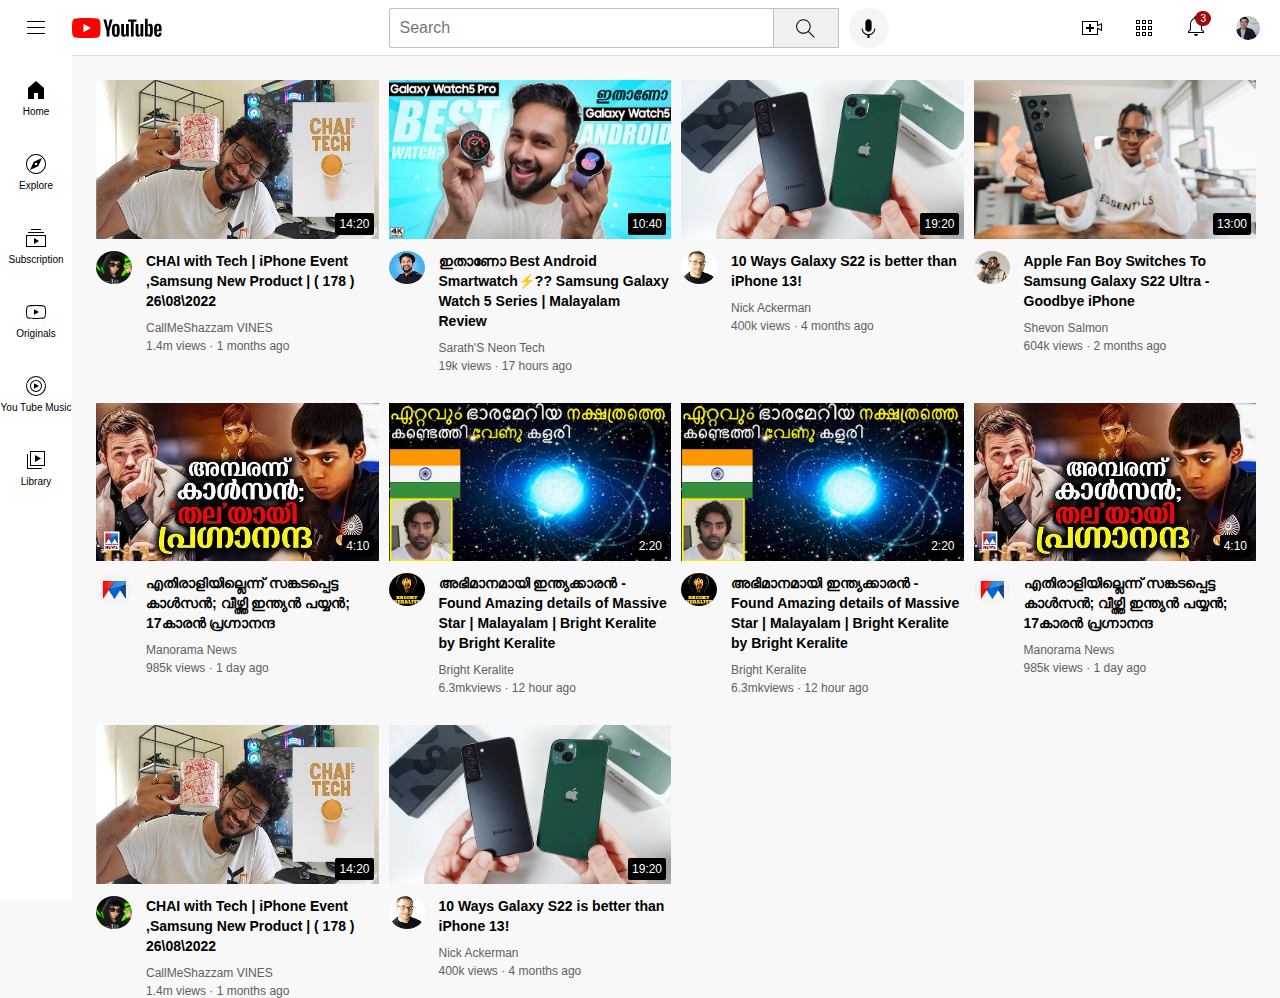
<file: index.html>
<!DOCTYPE html>
<html>

<head>
    <meta charset="utf-8">
    <meta http-equiv="X-UA-Compatible" content="IE=edge">
    <title>Youtube</title>


    <meta name="description" content="">
    <meta name="viewport" content="width=device-width, initial-scale=1">
    <link rel="stylesheet" href="yt.css">
</head>

<body>
    <div class="header">
        <div class="left-section">
            <img class="menu" src="images/menu.svg" alt="">
            <img class="logo" src="images/youtube-logo.svg" alt="">


        </div>
        <div class="middle-section">
            <input class="search-bar" type="text" placeholder="Search">
            <button class="search-button"><img class="search-icon" src="images/search.svg">
                <div class="tooltip">Search</div>
            </button>

            <button class="voice-butt"><img class="voice-ico" src="images/voice-search-icon.svg">
                <div class="tooltip">voice</div>
            </button>

        </div>
        <div class="right-section">
            <img class="upload-ico" src="images/upload.svg">

            <img class="apps-ico" src="images/youtube-apps.svg">
            <div class="notif">
                <img class="not-ico" src="images/notifications.svg">
                <div class="notif-count">3</div>
            </div>
            <img class="prof-pic" src="images/my-channel.jpeg">
        </div>
    </div>


    <div class="sidebar">
        <div class="sidebar-link">
            <img src="images/home.svg">
            <div>Home</div>
        </div>
        <div class="sidebar-link">
            <img src="images/explore.svg">
            <div>Explore</div>
        </div>
        <div class="sidebar-link">
            <img src="images/subscriptions.svg">
            <div>Subscription</div>

        </div>
        <div class="sidebar-link">
            <img src="images/originals.svg">
            <div>Originals</div>
        </div>
        <div class="sidebar-link">
            <img src="images/youtube-music.svg">
            <div>You Tube Music</div>
        </div>
        <div class="sidebar-link">
            <img src="images/library.svg">
            <div>Library</div>
        </div>
    </div>






    <!-- video blocks -->
    <div class="video-grid">
        <div class="vid-prew">

            <div class="alls">
                <img class="thumbnail" src="images/onee.jpg">
                <div class="vid-time">14:20</div>
            </div>


            <div class="vid-info-grid">
                <div class="channel-pic">
                    <img class="prof" src="images/prof1.JPG">
                </div>

                <div class="details">

                    <p class="vid-title">CHAI with Tech | iPhone Event ,Samsung New Product | ( 178 ) 26\08\2022</p>
                    <p class="vid-author"> CallMeShazzam VINES</p>
                    <p class="vid-stats">1.4m views &#183; 1 months ago</p>

                </div>


            </div>


        </div>

        <div class="vid-prew">

            <div class="alls">
                <img class="thumbnail" src="images/one.jpg">
                <div class="vid-time">10:40</div>
            </div>


            <div class="vid-info-grid">
                <div class="channel-pic">
                    <img class="prof" src="images/prof.jpg">
                </div>
                <div class="details">

                    <p class="vid-title">ഇതാണോ Best Android Smartwatch⚡️?? Samsung Galaxy Watch 5 Series | Malayalam
                        Review</p>
                    <p class="vid-author"> Sarath'S Neon Tech</p>
                    <p class="vid-stats">19k views &#183; 17 hours ago</p>

                </div>

            </div>


        </div>

        <div class="vid-prew">

            <div class="alls">
                <img class="thumbnail" src="images/two.jpg">
                <div class="vid-time">19:20</div>
            </div>


            <div class="vid-info-grid">
                <div class="channel-pic">
                    <img class="prof" src="images/prof2.JPG">
                </div>
                <div class="details">

                    <p class="vid-title">10 Ways Galaxy S22 is better than iPhone 13!</p>
                    <p class="vid-author"> Nick Ackerman</p>
                    <p class="vid-stats">400k views &#183; 4 months ago</p>

                </div>

            </div>




        </div>


        <div class="vid-prew">

            <div class="alls">
                <img class="thumbnail" src="images/three.jpg">
                <div class="vid-time">13:00</div>
            </div>


            <div class="vid-info-grid">
                <div class="channel-pic">
                    <img class="prof" src="images/prof3.jpg">
                </div>
                <div class="details">

                    <p class="vid-title">Apple Fan Boy Switches To Samsung Galaxy S22 Ultra - Goodbye iPhone</p>
                    <p class="vid-author"> Shevon Salmon</p>
                    <p class="vid-stats">604k views &#183; 2 months ago</p>

                </div>

            </div>




        </div>



        <div class="vid-prew">

            <div class="alls">
                <img class="thumbnail" src="images/fourjpg.jpg">
                <div class="vid-time">4:10</div>
            </div>


            <div class="vid-info-grid">
                <div class="channel-pic">
                    <img class="prof" src="images/prof4.jpg">
                </div>
                <div class="details">

                    <p class="vid-title">എതിരാളിയില്ലെന്ന് സങ്കടപ്പെട്ട കാൾസൻ; വീഴ്ത്തി ഇന്ത്യൻ പയ്യൻ; 17കാരൻ
                        പ്രഗ്നാനന്ദ </p>
                    <p class="vid-author"> Manorama News</p>
                    <p class="vid-stats">985k views &#183; 1 day ago</p>

                </div>

            </div>




        </div>


        <div class="vid-prew">

            <div class="alls">
                <img class="thumbnail" src="images/five.jpg">
                <div class="vid-time">2:20</div>
            </div>


            <div class="vid-info-grid">
                <div class="channel-pic">
                    <img class="prof" src="images/prof5.jpg">
                </div>
                <div class="details">

                    <p class="vid-title">അഭിമാനമായി ഇന്ത്യക്കാരൻ - Found Amazing details of Massive Star | Malayalam |
                        Bright Keralite by Bright Keralite</p>
                    <p class="vid-author">Bright Keralite</p>
                    <p class="vid-stats">6.3mkviews &#183; 12 hour ago</p>

                </div>

            </div>




        </div>

        <div class="vid-prew">

            <div class="alls">
                <img class="thumbnail" src="images/five.jpg">
                <div class="vid-time">2:20</div>
            </div>


            <div class="vid-info-grid">
                <div class="channel-pic">
                    <img class="prof" src="images/prof5.jpg">
                </div>
                <div class="details">

                    <p class="vid-title">അഭിമാനമായി ഇന്ത്യക്കാരൻ - Found Amazing details of Massive Star | Malayalam |
                        Bright Keralite by Bright Keralite</p>
                    <p class="vid-author">Bright Keralite</p>
                    <p class="vid-stats">6.3mkviews &#183; 12 hour ago</p>

                </div>

            </div>




        </div>


        
        <div class="vid-prew">

            <div class="alls">
                <img class="thumbnail" src="images/fourjpg.jpg">
                <div class="vid-time">4:10</div>
            </div>


            <div class="vid-info-grid">
                <div class="channel-pic">
                    <img class="prof" src="images/prof4.jpg">
                </div>
                <div class="details">

                    <p class="vid-title">എതിരാളിയില്ലെന്ന് സങ്കടപ്പെട്ട കാൾസൻ; വീഴ്ത്തി ഇന്ത്യൻ പയ്യൻ; 17കാരൻ
                        പ്രഗ്നാനന്ദ </p>
                    <p class="vid-author"> Manorama News</p>
                    <p class="vid-stats">985k views &#183; 1 day ago</p>

                </div>

            </div>




        </div>


        <div class="vid-prew">

            <div class="alls">
                <img class="thumbnail" src="images/onee.jpg">
                <div class="vid-time">14:20</div>
            </div>


            <div class="vid-info-grid">
                <div class="channel-pic">
                    <img class="prof" src="images/prof1.JPG">
                </div>

                <div class="details">

                    <p class="vid-title">CHAI with Tech | iPhone Event ,Samsung New Product | ( 178 ) 26\08\2022</p>
                    <p class="vid-author"> CallMeShazzam VINES</p>
                    <p class="vid-stats">1.4m views &#183; 1 months ago</p>

                </div>


            </div>


        </div>


        <div class="vid-prew">

            <div class="alls">
                <img class="thumbnail" src="images/two.jpg">
                <div class="vid-time">19:20</div>
            </div>


            <div class="vid-info-grid">
                <div class="channel-pic">
                    <img class="prof" src="images/prof2.JPG">
                </div>
                <div class="details">

                    <p class="vid-title">10 Ways Galaxy S22 is better than iPhone 13!</p>
                    <p class="vid-author"> Nick Ackerman</p>
                    <p class="vid-stats">400k views &#183; 4 months ago</p>

                </div>

            </div>




        </div>



    </div>






</body>

</html>
</file>
<file: yt.css>
p{
    font-family: Roboto, Arial;
    margin-top: 0;
    margin-bottom: 0;
}

body{
    margin: 0;
    padding-top: 80px;
    padding-left: 96px;
    padding-right: 24px;
    background-color: rgb(248, 248, 248);
}
.menu{
    height: 24px;
    margin-left: 24px;
    margin-right:24px ;

}
.logo{
    height: 20px;
}

.header{
    height: 55px;
    display: flex;
    flex-direction: row;
    justify-content: space-between;
    position: fixed;
    top:0;
    left:0;
    right: 0;
    background-color: white;
    border-bottom-width:1px ;
    border-bottom-style: solid;
    border-bottom-color:rgb(219, 219, 219) ;
    z-index: 100;


   
 

}
.left-section{
   
   
    display: flex;
    align-items: center;
}
.right-section{
    margin-right: 20px;
    flex-shrink: 0;
    width: 180px;
    display: flex;
    align-items: center;
    justify-content: space-between;
  
  
}
.middle-section{

    flex: 1;
    margin-left: 70px;
    margin-right:35px ;
    max-width: 500px;
    display: flex;
    align-items: center;
    
}

.upload-ico{
    height: 24px;


}
.apps-ico{
    height: 24px;

}
.not-ico{
    height: 24px;

}
.prof-pic{
    height: 24px;
    border-radius:16px ;

}

.search-bar::placeholder{
    font-family:Roboto, Arial;
    font-size: 16px;

}
.search-bar{
    flex: 1;
    height: 36px;
    padding-left: 10px;
    font-size: 16px;
    border-width: 1px;
    border-style: solid;
    border-color: rgb(192,192,192);
    border-radius: 2px;
    box-shadow: inset 1px 2px,3px rgba(0, 0, 0, 0.5);
    

}
.search-button{

    height: 40px;
    width: 66px;
    background-color: rgb(240, 240, 240);
    border-width: 1px;
    border-style: solid;
    border-color: rgb(192,192,192);
    margin-left: -1px;
    margin-right: 10px;
    position: relative;
    cursor: pointer;
}
.search-icon{
    height: 25px;
    margin-top: 4px;
    
    

}
.search-button{
    position: relative;
}
.search-button .tooltip,
.voice-butt
 .tooltip{
    position: absolute;
    background-color: gray;
    color: white;
    padding-top:4px ;
    padding-bottom: 4px;
    padding-left: 8px;
    padding-right:8px;
    border-radius: 2px;
    font-size: 12px;
    bottom: -30px;
    opacity: 0;
    transition: opacity 0.15s;
    pointer-events: none;

}
.search-button:hover .tooltip,
.voice-butt:hover .tooltip
 {

    opacity: 1;

}
.voice-butt{
    height: 40px;
    width: 40px;
    border-radius: 20px;
    border: none;
    background-color:rgb(245, 245, 245);
    cursor: pointer;

}
.voice-ico{
    height: 25px;
    margin-top: 4px;
   

}
.thumbnail{
    width:100%;
    cursor: pointer;



}
 .vid-title{
    margin-top:0 ;
    font-size: 14px;
    font-weight: bold;
    line-height: 20px;
    margin-bottom: 10px;
    cursor: pointer;
 }
 .vid-stats {
font-size: 12px;
color: rgb(96, 96, 96);
}
.vid-author{
    font-size: 12px;
color: rgb(96, 96, 96);
margin-bottom: 4px;
}


.channel-pic{
    cursor: pointer;
    



   
    
}
.vid-info-grid{
    display: grid;
    grid-template-columns: 50px 1fr;



}
.prof{
    
    width: 36px;
    height: 33px;
    border-radius: 50%;

  
   

}
.pics{
    display: inline-block;
   
    
    
}
.details{

   


}
.thumbnail-row{
  
    display: inline-block;


}
.alls{
    margin-bottom: 8px;
    position: relative;
}
.video-grid{
    display: grid;
    grid-template-columns: 1fr 1fr 1fr ;
    column-gap: 10px;
    row-gap: 30px;


}


.vid-time{
    font-family: roboto, Arial;
    font-size: 12px;
    font-weight: 500;
padding: 4px;
    border-radius: 2px;
    background-color: black;
    color: white;
    bottom:8px;
    right: 5px;


    position: absolute;
}
.notif{
    position: relative;

}
.notif-count{
    position:absolute;  
    top: -3px;
    right: -3px;
    background-color: rgb(156, 12, 12);
    color: white;
    border-radius: 10px;
    font-family: roboto, Arial;
    font-size: 10px;
    padding-left: 5px;
    padding-right: 5px;
    padding-top: 2px;
    padding-bottom: 2px;
}
.sidebar{
    position: fixed;
    left: 0;
    bottom: 0;
    top: 55px;
    background-color: white;
    width: 72px;
    z-index: 200;
    padding-top: 5px;
   
}
.sidebar-link {
    height: 74px;
     display: flex;
     justify-content: center;
     align-items: center;
     flex-direction: column;
     cursor: pointer;
}
.sidebar-link:hover{
    background-color: lightgrey;

}
.sidebar img{
    height: 24px;
    margin-bottom: 4px;
}
.sidebar-link div{
    font-family: roboto, Arial;
    font-size: 10px;


}
@media (max-width: 700px){
    .video-grid{
        grid-template-columns: 1fr 1fr;
    }
}

@media (min-width: 1000px){
    .video-grid{
        grid-template-columns: 1fr 1fr 1fr 1fr;
    }
}

@media (min-width: 752px) and (max-width:999px){
    .video-grid{
        grid-template-columns: 1fr 1fr 1fr;
    }
}
</file>
